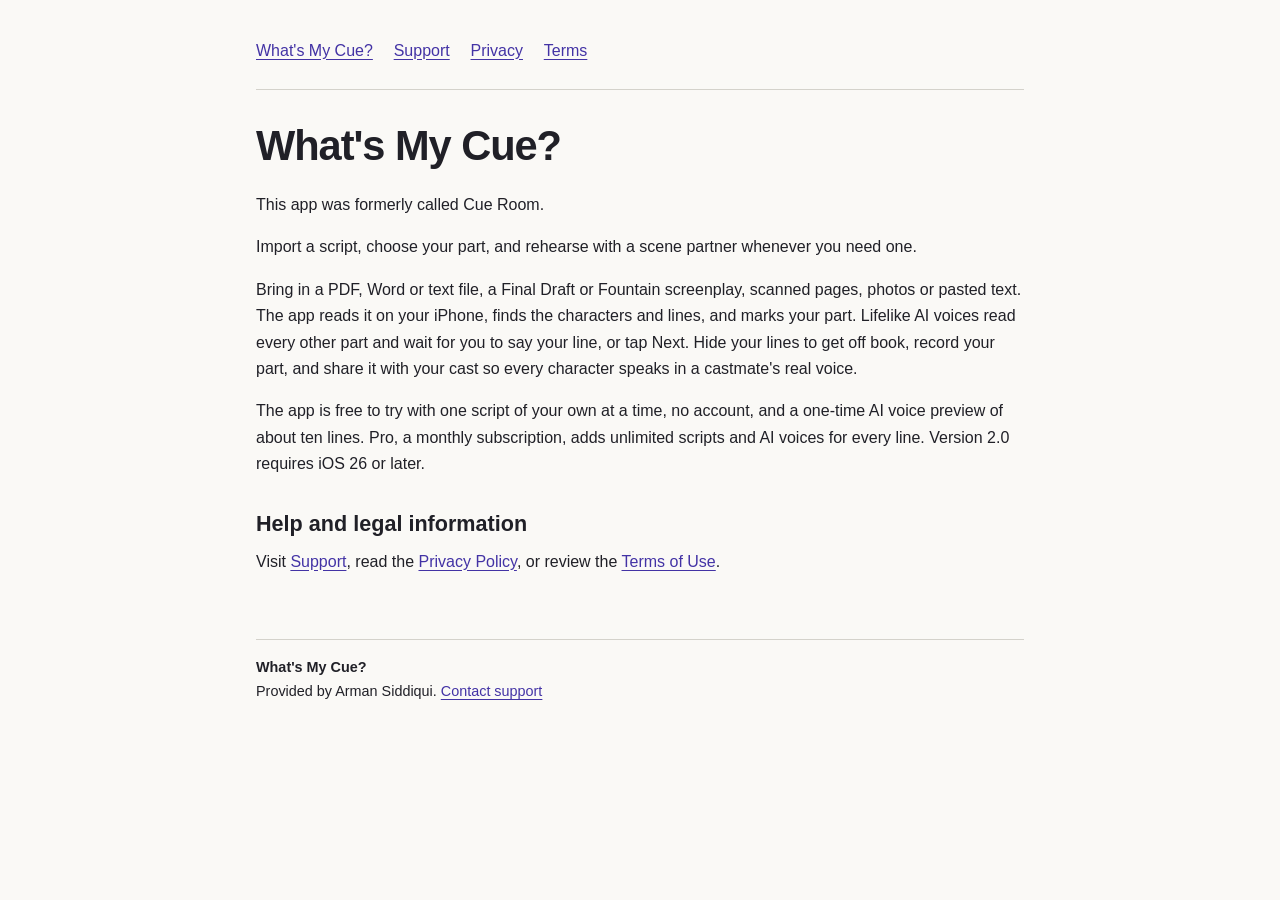
<file: index.html>
<!doctype html>
<html lang="en"><head><meta charset="utf-8"><meta name="viewport" content="width=device-width, initial-scale=1"><title>What&#x27;s My Cue?</title><style>
:root { color-scheme: light dark; font-family: -apple-system, BlinkMacSystemFont, 'Segoe UI', sans-serif; }
* { box-sizing: border-box; }
body { margin: 0; color: #202027; background: #faf9f6; line-height: 1.65; }
header, main, footer { width: min(100% - 2.5rem, 48rem); margin-inline: auto; }
header { padding-block: 1.8rem 1rem; border-bottom: 1px solid #d4d2cb; }
nav { display: flex; flex-wrap: wrap; gap: .4rem 1.3rem; }
nav a { display: inline-flex; align-items: center; min-height: 44px; }
main { padding-block: 2rem 3rem; }
h1 { font-size: clamp(2rem, 6vw, 2.6rem); line-height: 1.15; letter-spacing: -.025em; margin: 0 0 1.4rem; }
h2 { font-size: 1.35rem; line-height: 1.3; margin-top: 2rem; margin-bottom: .7rem; }
p { margin: 0 0 1rem; }
a { color: #4333a5; text-underline-offset: .2em; overflow-wrap: anywhere; }
a:focus-visible { outline: 3px solid currentColor; outline-offset: 4px; }
footer { padding-block: 1rem 2rem; border-top: 1px solid #d4d2cb; font-size: .9rem; }
.skip { position: absolute; left: -10000px; }
.skip:focus { left: 1rem; top: .4rem; background: white; padding: .5rem; }
@media (prefers-color-scheme: dark) { body { color: #eeecf4; background: #19191f; } a { color: #b9b0ff; } header, footer { border-color: #494751; } }
@media print { header, footer, .skip { display: none; } body { color: black; background: white; } main { width: auto; padding: 0; } a { color: black; } h1, h2 { break-after: avoid; } p { orphans: 3; widows: 3; } }
</style></head>
<body><a class="skip" href="#main">Skip to content</a><header><nav aria-label="Main"><a href="index.html">What's My Cue?</a><a href="support.html">Support</a><a href="privacy.html">Privacy</a><a href="terms.html">Terms</a></nav></header>
<main id="main"><h1>What&#x27;s My Cue?</h1>
<p>This app was formerly called Cue Room.</p>
<p>Import a script, choose your part, and rehearse with a scene partner whenever you need one.</p>
<p>Bring in a PDF, Word or text file, a Final Draft or Fountain screenplay, scanned pages, photos or pasted text. The app reads it on your iPhone, finds the characters and lines, and marks your part. Lifelike AI voices read every other part and wait for you to say your line, or tap Next. Hide your lines to get off book, record your part, and share it with your cast so every character speaks in a castmate&#x27;s real voice.</p>
<p>The app is free to try with one script of your own at a time, no account, and a one-time AI voice preview of about ten lines. Pro, a monthly subscription, adds unlimited scripts and AI voices for every line. Version 2.0 requires iOS 26 or later.</p>
<h2>Help and legal information</h2>
<p>Visit <a href="support.html">Support</a>, read the <a href="privacy.html">Privacy Policy</a>, or review the <a href="terms.html">Terms of Use</a>.</p></main><footer><strong>What's My Cue?</strong><br>Provided by Arman Siddiqui. <a href="mailto:curtaincallsupport@icloud.com">Contact support</a></footer></body></html>
</file>
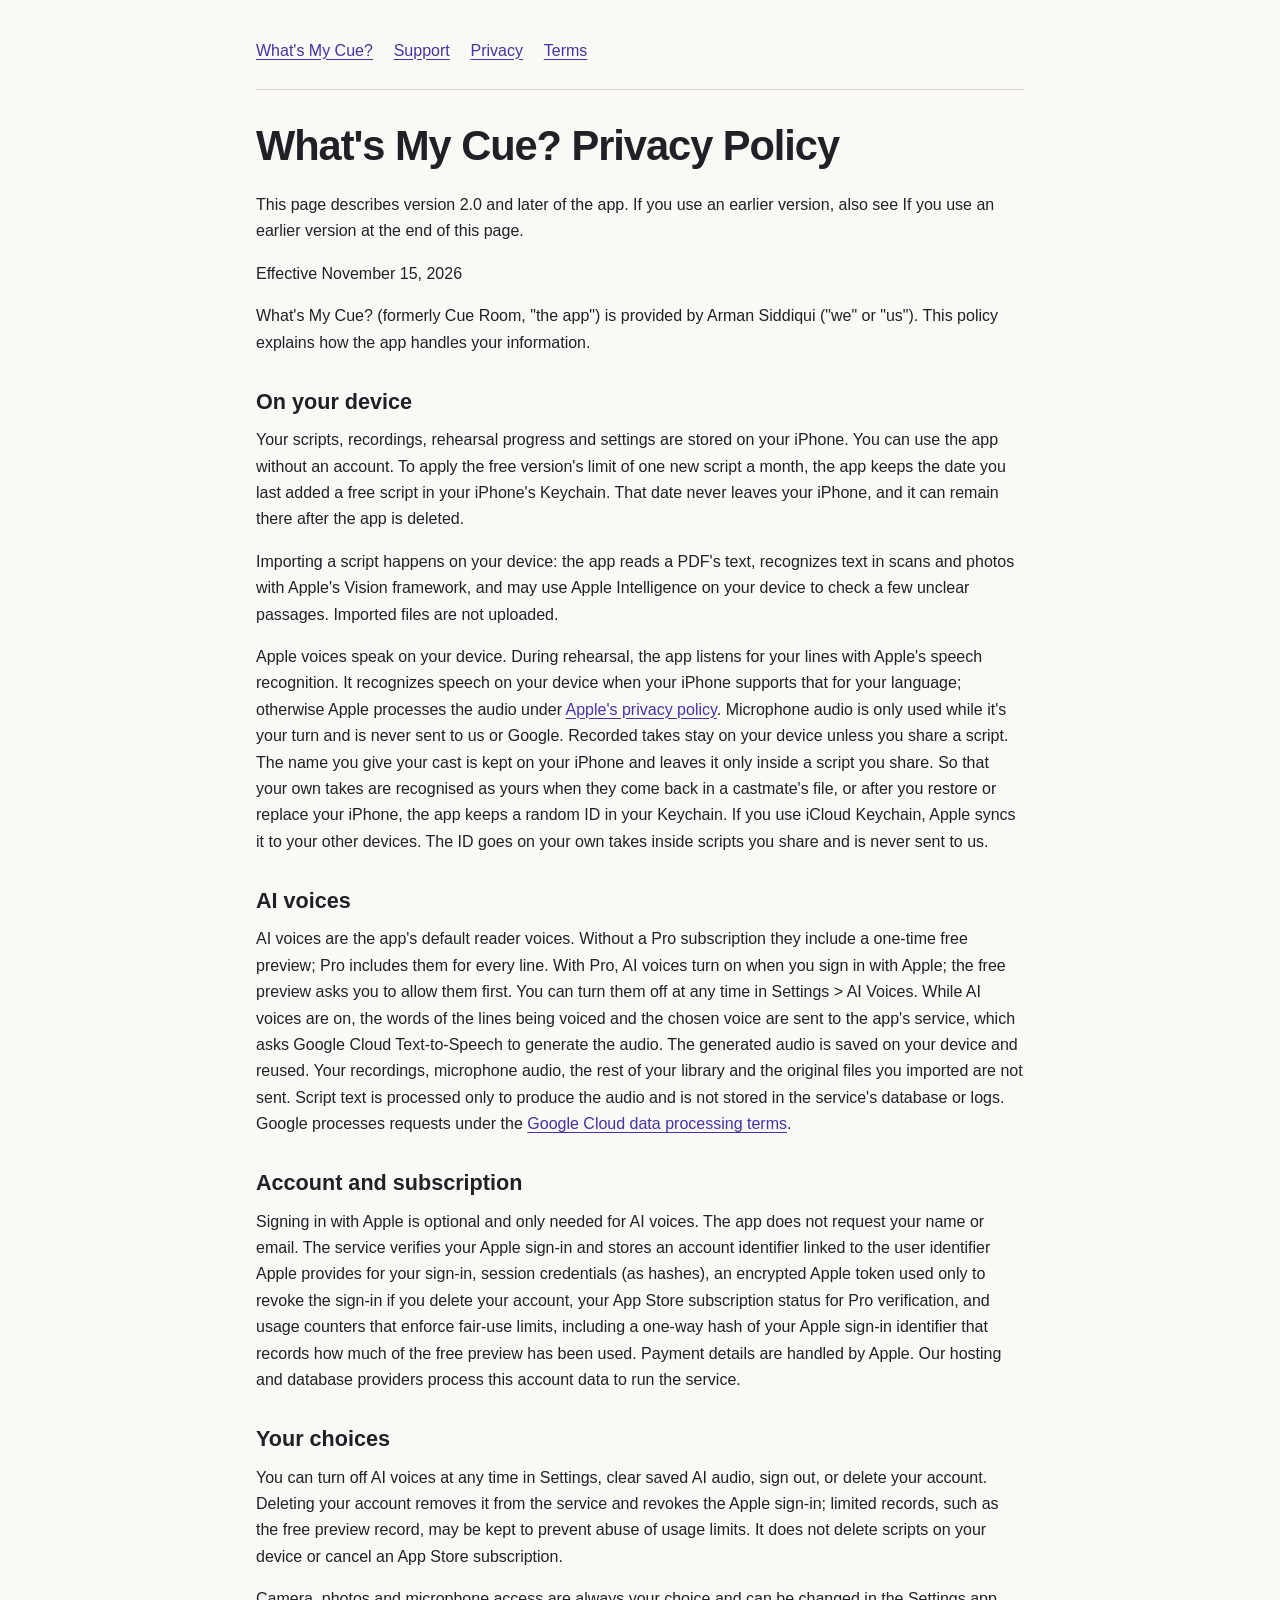
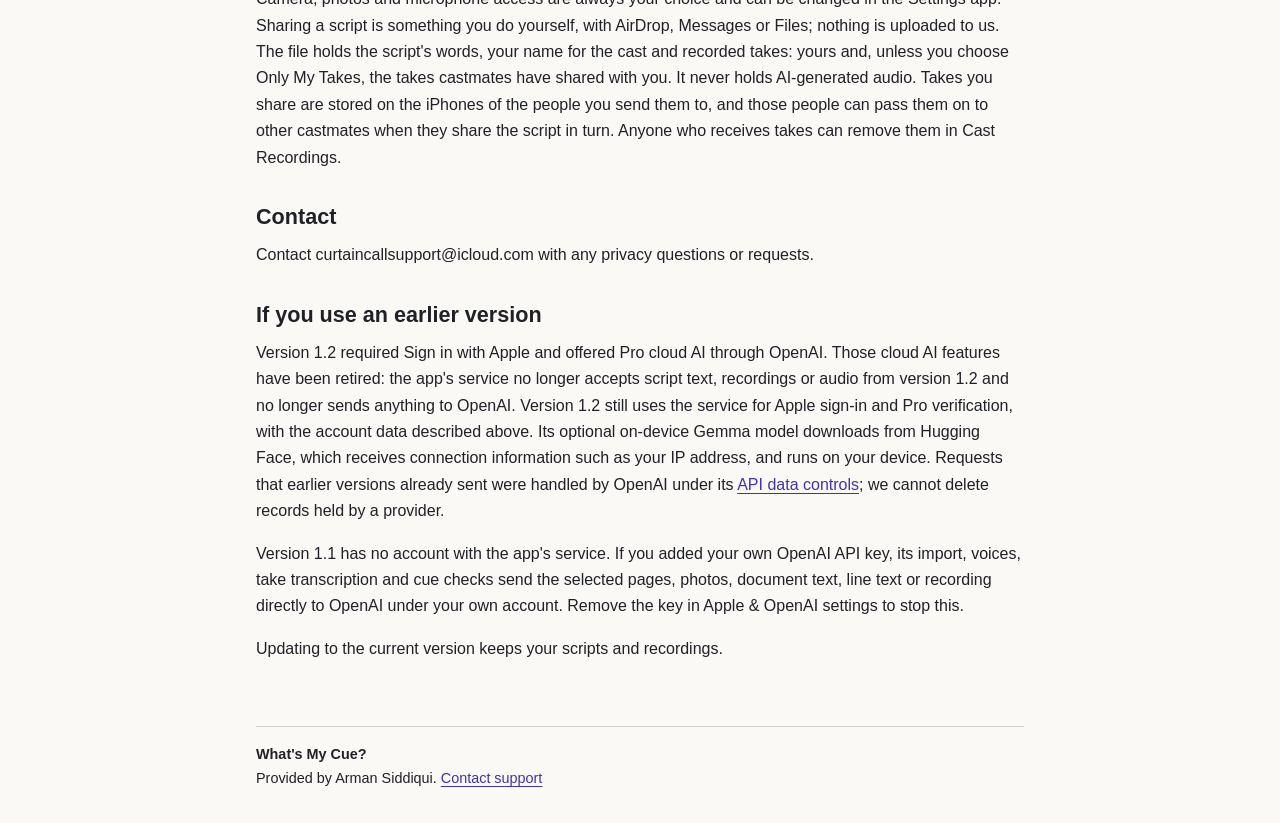
<file: privacy.html>
<!doctype html>
<html lang="en"><head><meta charset="utf-8"><meta name="viewport" content="width=device-width, initial-scale=1"><title>What&#x27;s My Cue? Privacy Policy</title><style>
:root { color-scheme: light dark; font-family: -apple-system, BlinkMacSystemFont, 'Segoe UI', sans-serif; }
* { box-sizing: border-box; }
body { margin: 0; color: #202027; background: #faf9f6; line-height: 1.65; }
header, main, footer { width: min(100% - 2.5rem, 48rem); margin-inline: auto; }
header { padding-block: 1.8rem 1rem; border-bottom: 1px solid #d4d2cb; }
nav { display: flex; flex-wrap: wrap; gap: .4rem 1.3rem; }
nav a { display: inline-flex; align-items: center; min-height: 44px; }
main { padding-block: 2rem 3rem; }
h1 { font-size: clamp(2rem, 6vw, 2.6rem); line-height: 1.15; letter-spacing: -.025em; margin: 0 0 1.4rem; }
h2 { font-size: 1.35rem; line-height: 1.3; margin-top: 2rem; margin-bottom: .7rem; }
p { margin: 0 0 1rem; }
a { color: #4333a5; text-underline-offset: .2em; overflow-wrap: anywhere; }
a:focus-visible { outline: 3px solid currentColor; outline-offset: 4px; }
footer { padding-block: 1rem 2rem; border-top: 1px solid #d4d2cb; font-size: .9rem; }
.skip { position: absolute; left: -10000px; }
.skip:focus { left: 1rem; top: .4rem; background: white; padding: .5rem; }
@media (prefers-color-scheme: dark) { body { color: #eeecf4; background: #19191f; } a { color: #b9b0ff; } header, footer { border-color: #494751; } }
@media print { header, footer, .skip { display: none; } body { color: black; background: white; } main { width: auto; padding: 0; } a { color: black; } h1, h2 { break-after: avoid; } p { orphans: 3; widows: 3; } }
</style></head>
<body><a class="skip" href="#main">Skip to content</a><header><nav aria-label="Main"><a href="index.html">What's My Cue?</a><a href="support.html">Support</a><a href="privacy.html">Privacy</a><a href="terms.html">Terms</a></nav></header>
<main id="main"><h1>What&#x27;s My Cue? Privacy Policy</h1>
<p>This page describes version 2.0 and later of the app. If you use an earlier version, also see If you use an earlier version at the end of this page.</p>
<p>Effective November 15, 2026</p>
<p>What&#x27;s My Cue? (formerly Cue Room, &quot;the app&quot;) is provided by Arman Siddiqui (&quot;we&quot; or &quot;us&quot;). This policy explains how the app handles your information.</p>
<h2>On your device</h2>
<p>Your scripts, recordings, rehearsal progress and settings are stored on your iPhone. You can use the app without an account. To apply the free version&#x27;s limit of one new script a month, the app keeps the date you last added a free script in your iPhone&#x27;s Keychain. That date never leaves your iPhone, and it can remain there after the app is deleted.</p>
<p>Importing a script happens on your device: the app reads a PDF&#x27;s text, recognizes text in scans and photos with Apple&#x27;s Vision framework, and may use Apple Intelligence on your device to check a few unclear passages. Imported files are not uploaded.</p>
<p>Apple voices speak on your device. During rehearsal, the app listens for your lines with Apple&#x27;s speech recognition. It recognizes speech on your device when your iPhone supports that for your language; otherwise Apple processes the audio under <a href="https://www.apple.com/legal/privacy/">Apple&#x27;s privacy policy</a>. Microphone audio is only used while it&#x27;s your turn and is never sent to us or Google. Recorded takes stay on your device unless you share a script. The name you give your cast is kept on your iPhone and leaves it only inside a script you share. So that your own takes are recognised as yours when they come back in a castmate&#x27;s file, or after you restore or replace your iPhone, the app keeps a random ID in your Keychain. If you use iCloud Keychain, Apple syncs it to your other devices. The ID goes on your own takes inside scripts you share and is never sent to us.</p>
<h2>AI voices</h2>
<p>AI voices are the app&#x27;s default reader voices. Without a Pro subscription they include a one-time free preview; Pro includes them for every line. With Pro, AI voices turn on when you sign in with Apple; the free preview asks you to allow them first. You can turn them off at any time in Settings &gt; AI Voices. While AI voices are on, the words of the lines being voiced and the chosen voice are sent to the app&#x27;s service, which asks Google Cloud Text-to-Speech to generate the audio. The generated audio is saved on your device and reused. Your recordings, microphone audio, the rest of your library and the original files you imported are not sent. Script text is processed only to produce the audio and is not stored in the service&#x27;s database or logs. Google processes requests under the <a href="https://cloud.google.com/terms/data-processing-addendum">Google Cloud data processing terms</a>.</p>
<h2>Account and subscription</h2>
<p>Signing in with Apple is optional and only needed for AI voices. The app does not request your name or email. The service verifies your Apple sign-in and stores an account identifier linked to the user identifier Apple provides for your sign-in, session credentials (as hashes), an encrypted Apple token used only to revoke the sign-in if you delete your account, your App Store subscription status for Pro verification, and usage counters that enforce fair-use limits, including a one-way hash of your Apple sign-in identifier that records how much of the free preview has been used. Payment details are handled by Apple. Our hosting and database providers process this account data to run the service.</p>
<h2>Your choices</h2>
<p>You can turn off AI voices at any time in Settings, clear saved AI audio, sign out, or delete your account. Deleting your account removes it from the service and revokes the Apple sign-in; limited records, such as the free preview record, may be kept to prevent abuse of usage limits. It does not delete scripts on your device or cancel an App Store subscription.</p>
<p>Camera, photos and microphone access are always your choice and can be changed in the Settings app. Sharing a script is something you do yourself, with AirDrop, Messages or Files; nothing is uploaded to us. The file holds the script&#x27;s words, your name for the cast and recorded takes: yours and, unless you choose Only My Takes, the takes castmates have shared with you. It never holds AI-generated audio. Takes you share are stored on the iPhones of the people you send them to, and those people can pass them on to other castmates when they share the script in turn. Anyone who receives takes can remove them in Cast Recordings.</p>
<h2>Contact</h2>
<p>Contact curtaincallsupport@icloud.com with any privacy questions or requests.</p>
<h2>If you use an earlier version</h2>
<p>Version 1.2 required Sign in with Apple and offered Pro cloud AI through OpenAI. Those cloud AI features have been retired: the app&#x27;s service no longer accepts script text, recordings or audio from version 1.2 and no longer sends anything to OpenAI. Version 1.2 still uses the service for Apple sign-in and Pro verification, with the account data described above. Its optional on-device Gemma model downloads from Hugging Face, which receives connection information such as your IP address, and runs on your device. Requests that earlier versions already sent were handled by OpenAI under its <a href="https://developers.openai.com/api/docs/guides/your-data">API data controls</a>; we cannot delete records held by a provider.</p>
<p>Version 1.1 has no account with the app&#x27;s service. If you added your own OpenAI API key, its import, voices, take transcription and cue checks send the selected pages, photos, document text, line text or recording directly to OpenAI under your own account. Remove the key in Apple &amp; OpenAI settings to stop this.</p>
<p>Updating to the current version keeps your scripts and recordings.</p></main><footer><strong>What's My Cue?</strong><br>Provided by Arman Siddiqui. <a href="mailto:curtaincallsupport@icloud.com">Contact support</a></footer></body></html>
</file>
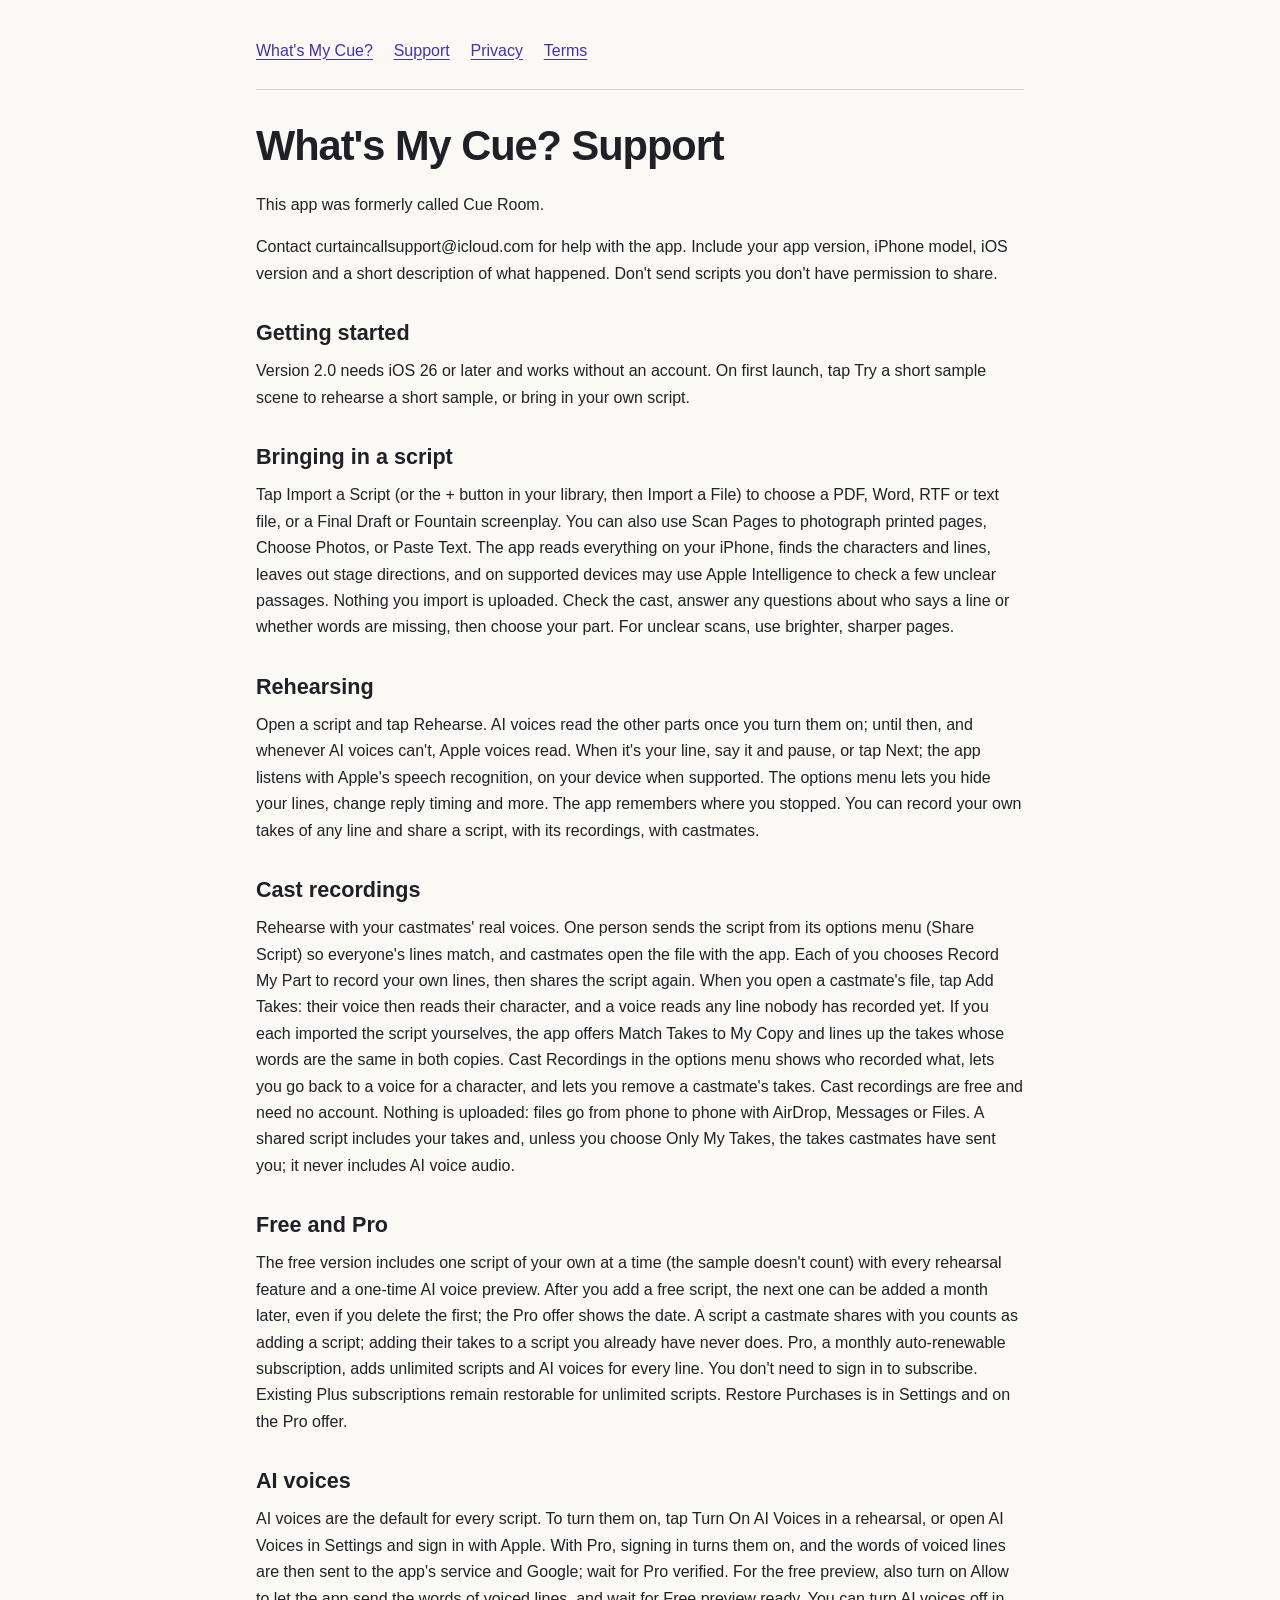
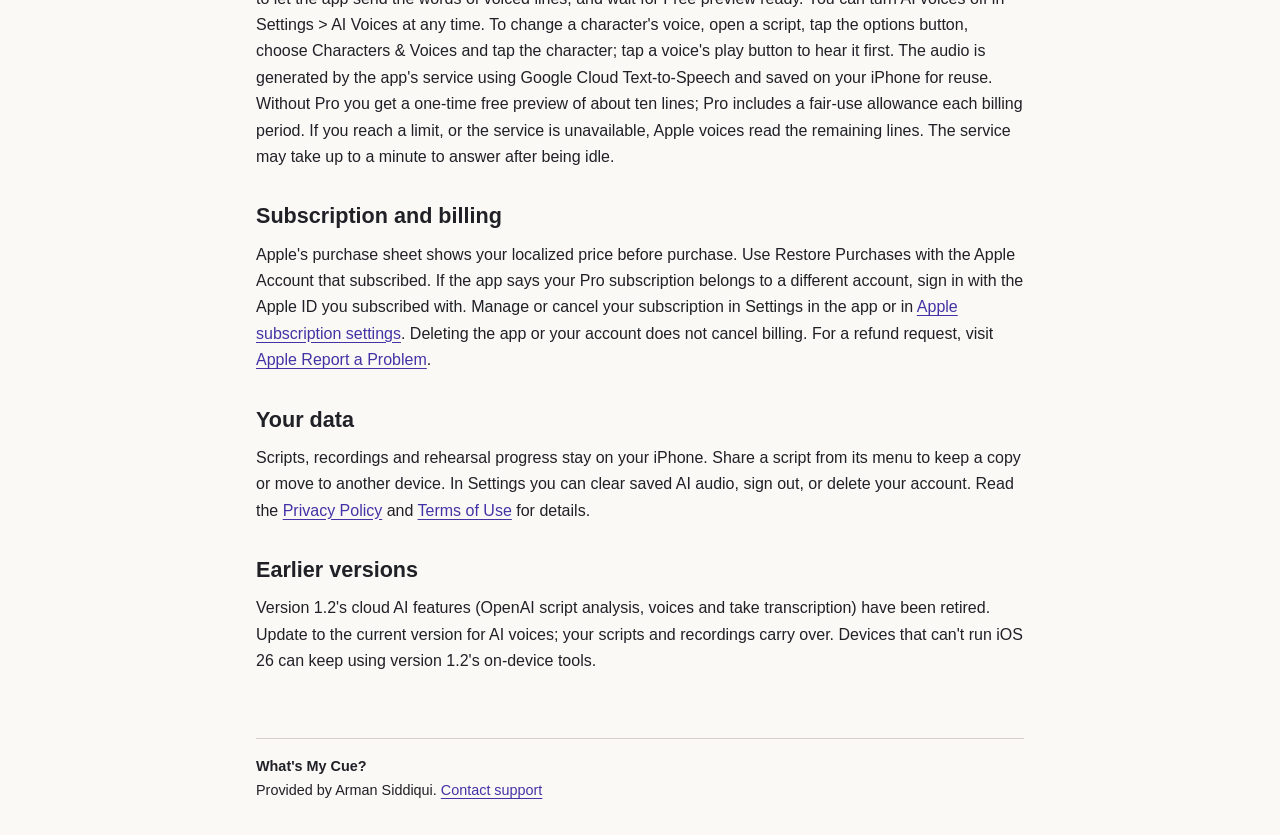
<file: support.html>
<!doctype html>
<html lang="en"><head><meta charset="utf-8"><meta name="viewport" content="width=device-width, initial-scale=1"><title>What&#x27;s My Cue? Support</title><style>
:root { color-scheme: light dark; font-family: -apple-system, BlinkMacSystemFont, 'Segoe UI', sans-serif; }
* { box-sizing: border-box; }
body { margin: 0; color: #202027; background: #faf9f6; line-height: 1.65; }
header, main, footer { width: min(100% - 2.5rem, 48rem); margin-inline: auto; }
header { padding-block: 1.8rem 1rem; border-bottom: 1px solid #d4d2cb; }
nav { display: flex; flex-wrap: wrap; gap: .4rem 1.3rem; }
nav a { display: inline-flex; align-items: center; min-height: 44px; }
main { padding-block: 2rem 3rem; }
h1 { font-size: clamp(2rem, 6vw, 2.6rem); line-height: 1.15; letter-spacing: -.025em; margin: 0 0 1.4rem; }
h2 { font-size: 1.35rem; line-height: 1.3; margin-top: 2rem; margin-bottom: .7rem; }
p { margin: 0 0 1rem; }
a { color: #4333a5; text-underline-offset: .2em; overflow-wrap: anywhere; }
a:focus-visible { outline: 3px solid currentColor; outline-offset: 4px; }
footer { padding-block: 1rem 2rem; border-top: 1px solid #d4d2cb; font-size: .9rem; }
.skip { position: absolute; left: -10000px; }
.skip:focus { left: 1rem; top: .4rem; background: white; padding: .5rem; }
@media (prefers-color-scheme: dark) { body { color: #eeecf4; background: #19191f; } a { color: #b9b0ff; } header, footer { border-color: #494751; } }
@media print { header, footer, .skip { display: none; } body { color: black; background: white; } main { width: auto; padding: 0; } a { color: black; } h1, h2 { break-after: avoid; } p { orphans: 3; widows: 3; } }
</style></head>
<body><a class="skip" href="#main">Skip to content</a><header><nav aria-label="Main"><a href="index.html">What's My Cue?</a><a href="support.html">Support</a><a href="privacy.html">Privacy</a><a href="terms.html">Terms</a></nav></header>
<main id="main"><h1>What&#x27;s My Cue? Support</h1>
<p>This app was formerly called Cue Room.</p>
<p>Contact curtaincallsupport@icloud.com for help with the app. Include your app version, iPhone model, iOS version and a short description of what happened. Don&#x27;t send scripts you don&#x27;t have permission to share.</p>
<h2>Getting started</h2>
<p>Version 2.0 needs iOS 26 or later and works without an account. On first launch, tap Try a short sample scene to rehearse a short sample, or bring in your own script.</p>
<h2>Bringing in a script</h2>
<p>Tap Import a Script (or the + button in your library, then Import a File) to choose a PDF, Word, RTF or text file, or a Final Draft or Fountain screenplay. You can also use Scan Pages to photograph printed pages, Choose Photos, or Paste Text. The app reads everything on your iPhone, finds the characters and lines, leaves out stage directions, and on supported devices may use Apple Intelligence to check a few unclear passages. Nothing you import is uploaded. Check the cast, answer any questions about who says a line or whether words are missing, then choose your part. For unclear scans, use brighter, sharper pages.</p>
<h2>Rehearsing</h2>
<p>Open a script and tap Rehearse. AI voices read the other parts once you turn them on; until then, and whenever AI voices can&#x27;t, Apple voices read. When it&#x27;s your line, say it and pause, or tap Next; the app listens with Apple&#x27;s speech recognition, on your device when supported. The options menu lets you hide your lines, change reply timing and more. The app remembers where you stopped. You can record your own takes of any line and share a script, with its recordings, with castmates.</p>
<h2>Cast recordings</h2>
<p>Rehearse with your castmates&#x27; real voices. One person sends the script from its options menu (Share Script) so everyone&#x27;s lines match, and castmates open the file with the app. Each of you chooses Record My Part to record your own lines, then shares the script again. When you open a castmate&#x27;s file, tap Add Takes: their voice then reads their character, and a voice reads any line nobody has recorded yet. If you each imported the script yourselves, the app offers Match Takes to My Copy and lines up the takes whose words are the same in both copies. Cast Recordings in the options menu shows who recorded what, lets you go back to a voice for a character, and lets you remove a castmate&#x27;s takes. Cast recordings are free and need no account. Nothing is uploaded: files go from phone to phone with AirDrop, Messages or Files. A shared script includes your takes and, unless you choose Only My Takes, the takes castmates have sent you; it never includes AI voice audio.</p>
<h2>Free and Pro</h2>
<p>The free version includes one script of your own at a time (the sample doesn&#x27;t count) with every rehearsal feature and a one-time AI voice preview. After you add a free script, the next one can be added a month later, even if you delete the first; the Pro offer shows the date. A script a castmate shares with you counts as adding a script; adding their takes to a script you already have never does. Pro, a monthly auto-renewable subscription, adds unlimited scripts and AI voices for every line. You don&#x27;t need to sign in to subscribe. Existing Plus subscriptions remain restorable for unlimited scripts. Restore Purchases is in Settings and on the Pro offer.</p>
<h2>AI voices</h2>
<p>AI voices are the default for every script. To turn them on, tap Turn On AI Voices in a rehearsal, or open AI Voices in Settings and sign in with Apple. With Pro, signing in turns them on, and the words of voiced lines are then sent to the app&#x27;s service and Google; wait for Pro verified. For the free preview, also turn on Allow to let the app send the words of voiced lines, and wait for Free preview ready. You can turn AI voices off in Settings &gt; AI Voices at any time. To change a character&#x27;s voice, open a script, tap the options button, choose Characters &amp; Voices and tap the character; tap a voice&#x27;s play button to hear it first. The audio is generated by the app&#x27;s service using Google Cloud Text-to-Speech and saved on your iPhone for reuse. Without Pro you get a one-time free preview of about ten lines; Pro includes a fair-use allowance each billing period. If you reach a limit, or the service is unavailable, Apple voices read the remaining lines. The service may take up to a minute to answer after being idle.</p>
<h2>Subscription and billing</h2>
<p>Apple&#x27;s purchase sheet shows your localized price before purchase. Use Restore Purchases with the Apple Account that subscribed. If the app says your Pro subscription belongs to a different account, sign in with the Apple ID you subscribed with. Manage or cancel your subscription in Settings in the app or in <a href="https://apps.apple.com/account/subscriptions">Apple subscription settings</a>. Deleting the app or your account does not cancel billing. For a refund request, visit <a href="https://reportaproblem.apple.com">Apple Report a Problem</a>.</p>
<h2>Your data</h2>
<p>Scripts, recordings and rehearsal progress stay on your iPhone. Share a script from its menu to keep a copy or move to another device. In Settings you can clear saved AI audio, sign out, or delete your account. Read the <a href="privacy.html">Privacy Policy</a> and <a href="terms.html">Terms of Use</a> for details.</p>
<h2>Earlier versions</h2>
<p>Version 1.2&#x27;s cloud AI features (OpenAI script analysis, voices and take transcription) have been retired. Update to the current version for AI voices; your scripts and recordings carry over. Devices that can&#x27;t run iOS 26 can keep using version 1.2&#x27;s on-device tools.</p></main><footer><strong>What's My Cue?</strong><br>Provided by Arman Siddiqui. <a href="mailto:curtaincallsupport@icloud.com">Contact support</a></footer></body></html>
</file>
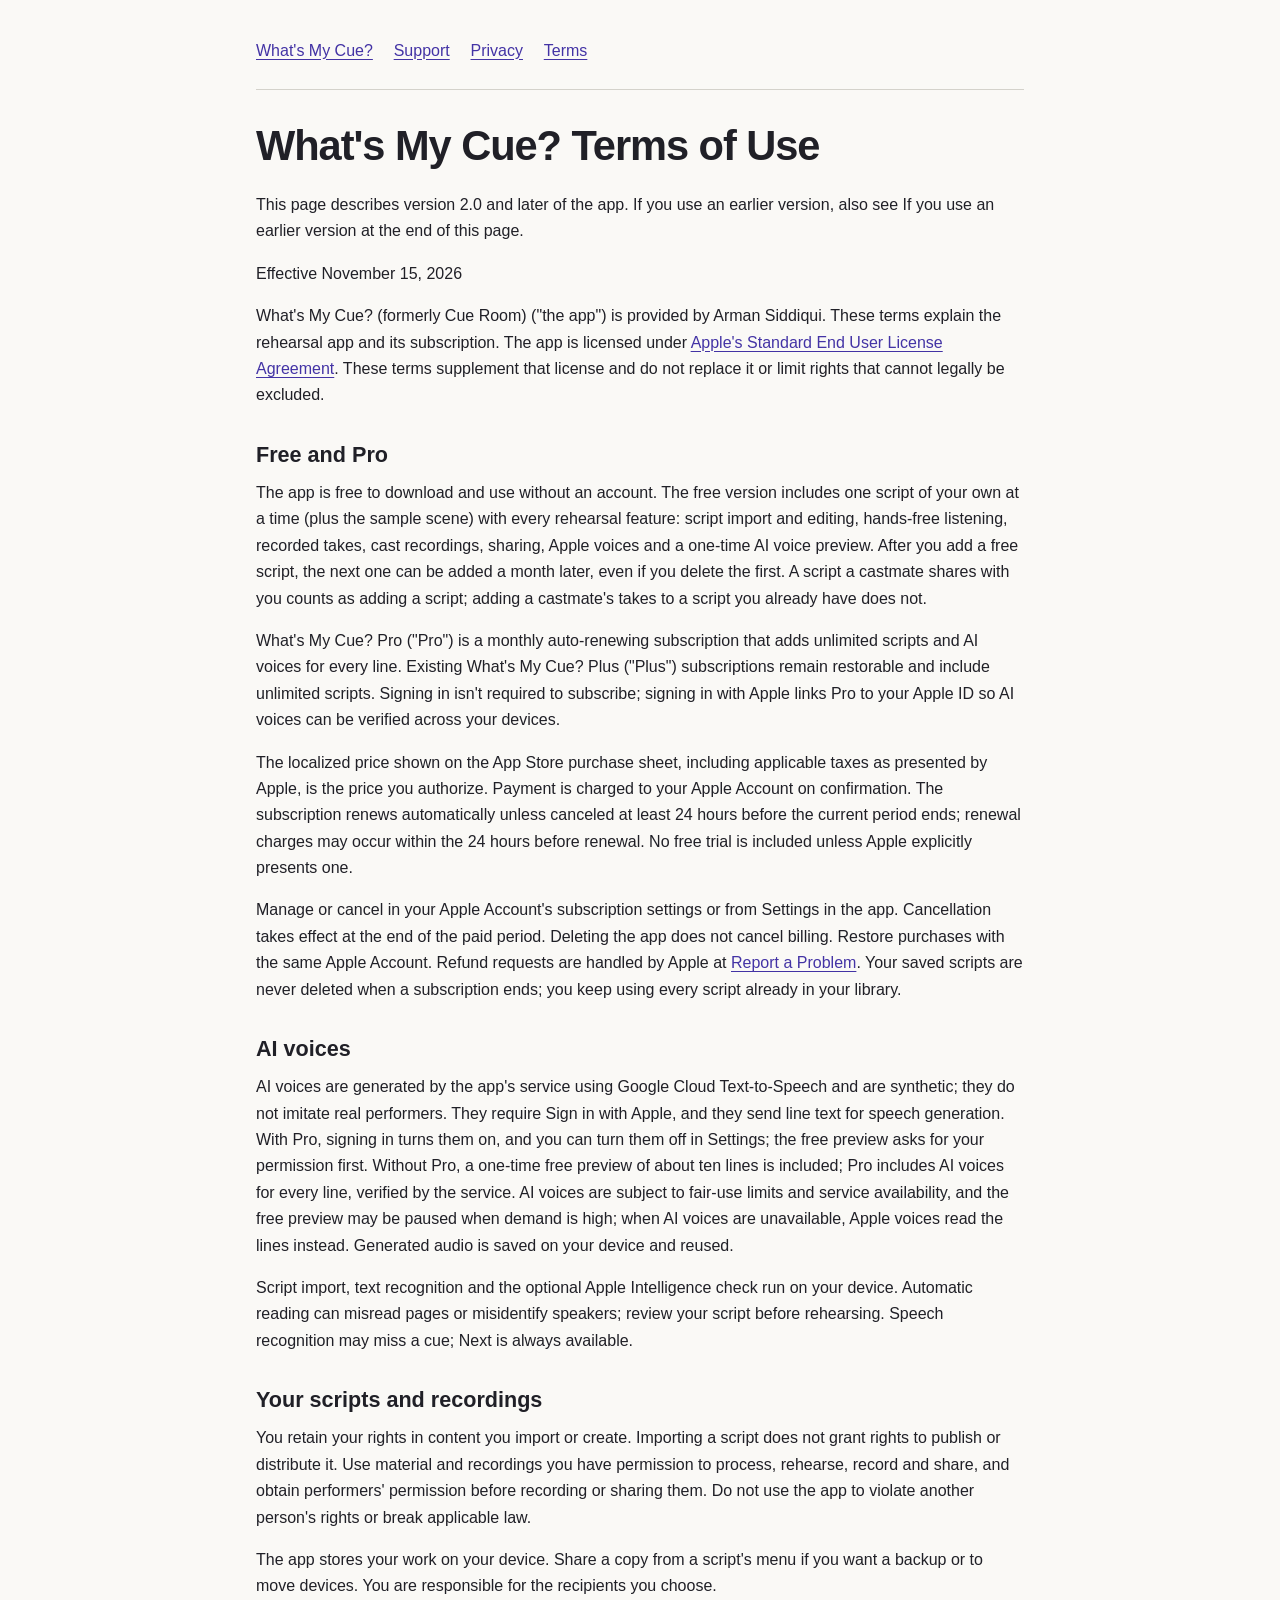
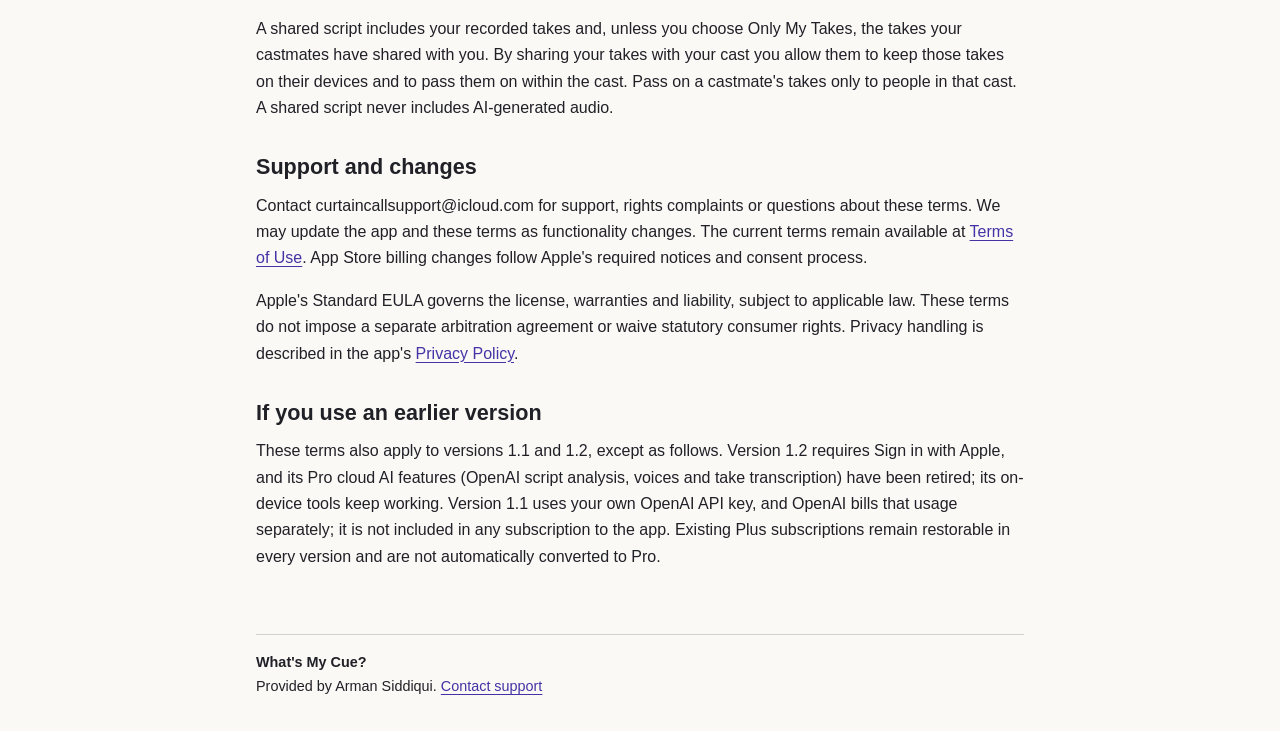
<file: terms.html>
<!doctype html>
<html lang="en"><head><meta charset="utf-8"><meta name="viewport" content="width=device-width, initial-scale=1"><title>What&#x27;s My Cue? Terms of Use</title><style>
:root { color-scheme: light dark; font-family: -apple-system, BlinkMacSystemFont, 'Segoe UI', sans-serif; }
* { box-sizing: border-box; }
body { margin: 0; color: #202027; background: #faf9f6; line-height: 1.65; }
header, main, footer { width: min(100% - 2.5rem, 48rem); margin-inline: auto; }
header { padding-block: 1.8rem 1rem; border-bottom: 1px solid #d4d2cb; }
nav { display: flex; flex-wrap: wrap; gap: .4rem 1.3rem; }
nav a { display: inline-flex; align-items: center; min-height: 44px; }
main { padding-block: 2rem 3rem; }
h1 { font-size: clamp(2rem, 6vw, 2.6rem); line-height: 1.15; letter-spacing: -.025em; margin: 0 0 1.4rem; }
h2 { font-size: 1.35rem; line-height: 1.3; margin-top: 2rem; margin-bottom: .7rem; }
p { margin: 0 0 1rem; }
a { color: #4333a5; text-underline-offset: .2em; overflow-wrap: anywhere; }
a:focus-visible { outline: 3px solid currentColor; outline-offset: 4px; }
footer { padding-block: 1rem 2rem; border-top: 1px solid #d4d2cb; font-size: .9rem; }
.skip { position: absolute; left: -10000px; }
.skip:focus { left: 1rem; top: .4rem; background: white; padding: .5rem; }
@media (prefers-color-scheme: dark) { body { color: #eeecf4; background: #19191f; } a { color: #b9b0ff; } header, footer { border-color: #494751; } }
@media print { header, footer, .skip { display: none; } body { color: black; background: white; } main { width: auto; padding: 0; } a { color: black; } h1, h2 { break-after: avoid; } p { orphans: 3; widows: 3; } }
</style></head>
<body><a class="skip" href="#main">Skip to content</a><header><nav aria-label="Main"><a href="index.html">What's My Cue?</a><a href="support.html">Support</a><a href="privacy.html">Privacy</a><a href="terms.html">Terms</a></nav></header>
<main id="main"><h1>What&#x27;s My Cue? Terms of Use</h1>
<p>This page describes version 2.0 and later of the app. If you use an earlier version, also see If you use an earlier version at the end of this page.</p>
<p>Effective November 15, 2026</p>
<p>What&#x27;s My Cue? (formerly Cue Room) (&quot;the app&quot;) is provided by Arman Siddiqui. These terms explain the rehearsal app and its subscription. The app is licensed under <a href="https://www.apple.com/legal/internet-services/itunes/dev/stdeula/">Apple&#x27;s Standard End User License Agreement</a>. These terms supplement that license and do not replace it or limit rights that cannot legally be excluded.</p>
<h2>Free and Pro</h2>
<p>The app is free to download and use without an account. The free version includes one script of your own at a time (plus the sample scene) with every rehearsal feature: script import and editing, hands-free listening, recorded takes, cast recordings, sharing, Apple voices and a one-time AI voice preview. After you add a free script, the next one can be added a month later, even if you delete the first. A script a castmate shares with you counts as adding a script; adding a castmate&#x27;s takes to a script you already have does not.</p>
<p>What&#x27;s My Cue? Pro (&quot;Pro&quot;) is a monthly auto-renewing subscription that adds unlimited scripts and AI voices for every line. Existing What&#x27;s My Cue? Plus (&quot;Plus&quot;) subscriptions remain restorable and include unlimited scripts. Signing in isn&#x27;t required to subscribe; signing in with Apple links Pro to your Apple ID so AI voices can be verified across your devices.</p>
<p>The localized price shown on the App Store purchase sheet, including applicable taxes as presented by Apple, is the price you authorize. Payment is charged to your Apple Account on confirmation. The subscription renews automatically unless canceled at least 24 hours before the current period ends; renewal charges may occur within the 24 hours before renewal. No free trial is included unless Apple explicitly presents one.</p>
<p>Manage or cancel in your Apple Account&#x27;s subscription settings or from Settings in the app. Cancellation takes effect at the end of the paid period. Deleting the app does not cancel billing. Restore purchases with the same Apple Account. Refund requests are handled by Apple at <a href="https://reportaproblem.apple.com">Report a Problem</a>. Your saved scripts are never deleted when a subscription ends; you keep using every script already in your library.</p>
<h2>AI voices</h2>
<p>AI voices are generated by the app&#x27;s service using Google Cloud Text-to-Speech and are synthetic; they do not imitate real performers. They require Sign in with Apple, and they send line text for speech generation. With Pro, signing in turns them on, and you can turn them off in Settings; the free preview asks for your permission first. Without Pro, a one-time free preview of about ten lines is included; Pro includes AI voices for every line, verified by the service. AI voices are subject to fair-use limits and service availability, and the free preview may be paused when demand is high; when AI voices are unavailable, Apple voices read the lines instead. Generated audio is saved on your device and reused.</p>
<p>Script import, text recognition and the optional Apple Intelligence check run on your device. Automatic reading can misread pages or misidentify speakers; review your script before rehearsing. Speech recognition may miss a cue; Next is always available.</p>
<h2>Your scripts and recordings</h2>
<p>You retain your rights in content you import or create. Importing a script does not grant rights to publish or distribute it. Use material and recordings you have permission to process, rehearse, record and share, and obtain performers&#x27; permission before recording or sharing them. Do not use the app to violate another person&#x27;s rights or break applicable law.</p>
<p>The app stores your work on your device. Share a copy from a script&#x27;s menu if you want a backup or to move devices. You are responsible for the recipients you choose.</p>
<p>A shared script includes your recorded takes and, unless you choose Only My Takes, the takes your castmates have shared with you. By sharing your takes with your cast you allow them to keep those takes on their devices and to pass them on within the cast. Pass on a castmate&#x27;s takes only to people in that cast. A shared script never includes AI-generated audio.</p>
<h2>Support and changes</h2>
<p>Contact curtaincallsupport@icloud.com for support, rights complaints or questions about these terms. We may update the app and these terms as functionality changes. The current terms remain available at <a href="https://armans3838.github.io/CueRoom-Pages/terms.html">Terms of Use</a>. App Store billing changes follow Apple&#x27;s required notices and consent process.</p>
<p>Apple&#x27;s Standard EULA governs the license, warranties and liability, subject to applicable law. These terms do not impose a separate arbitration agreement or waive statutory consumer rights. Privacy handling is described in the app&#x27;s <a href="https://armans3838.github.io/CueRoom-Pages/privacy.html">Privacy Policy</a>.</p>
<h2>If you use an earlier version</h2>
<p>These terms also apply to versions 1.1 and 1.2, except as follows. Version 1.2 requires Sign in with Apple, and its Pro cloud AI features (OpenAI script analysis, voices and take transcription) have been retired; its on-device tools keep working. Version 1.1 uses your own OpenAI API key, and OpenAI bills that usage separately; it is not included in any subscription to the app. Existing Plus subscriptions remain restorable in every version and are not automatically converted to Pro.</p></main><footer><strong>What's My Cue?</strong><br>Provided by Arman Siddiqui. <a href="mailto:curtaincallsupport@icloud.com">Contact support</a></footer></body></html>
</file>
